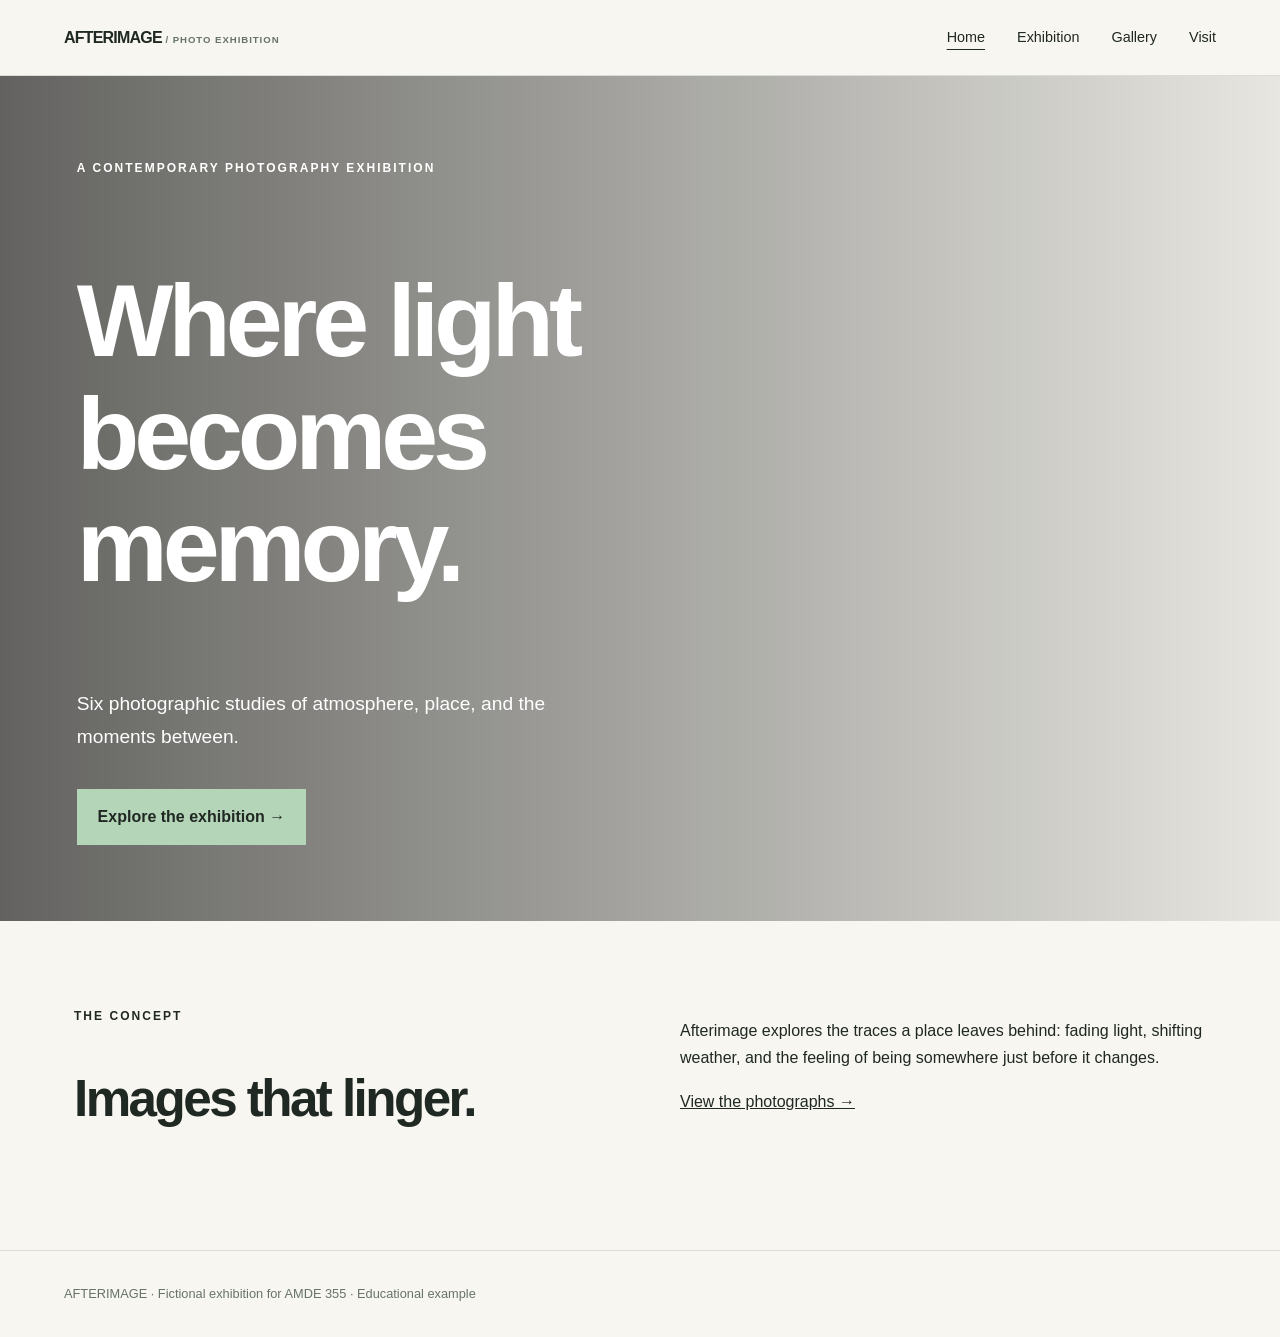
<file: index.html>
<!doctype html><html lang="en"><head><meta charset="utf-8"><meta name="viewport" content="width=device-width,initial-scale=1"><title>Home | Afterimage</title><link rel="stylesheet" href="styles.css"></head><body><a class="skip" href="#main">Skip to content</a><header><a class="brand" href="index.html">AFTERIMAGE <small>/ PHOTO EXHIBITION</small></a><button id="menu" aria-expanded="false" aria-controls="nav">Menu ☰</button><nav id="nav"><a href="index.html" aria-current=page>Home</a><a href="exhibition.html" >Exhibition</a><a href="gallery.html" >Gallery</a><a href="visit.html" >Visit</a></nav></header><main id="main"><section class="hero" style="background-image:linear-gradient(90deg,#0009,#0001),url(https://images.unsplash.com/photo-1519608487953-e999c86e7455?auto=format&fit=crop&w=1100&q=80)"><div><span class="eyebrow">A contemporary photography exhibition</span><h1>Where light<br>becomes memory.</h1><p>Six photographic studies of atmosphere, place, and the moments between.</p><a class="btn" href="exhibition.html">Explore the exhibition →</a></div></section><section class="content two"><div><span class="eyebrow">The concept</span><h2>Images that linger.</h2></div><div><p>Afterimage explores the traces a place leaves behind: fading light, shifting weather, and the feeling of being somewhere just before it changes.</p><a href="gallery.html">View the photographs →</a></div></section></main><footer>AFTERIMAGE · Fictional exhibition for AMDE 355 · Educational example</footer><script src="script.js"></script></body></html>
</file>
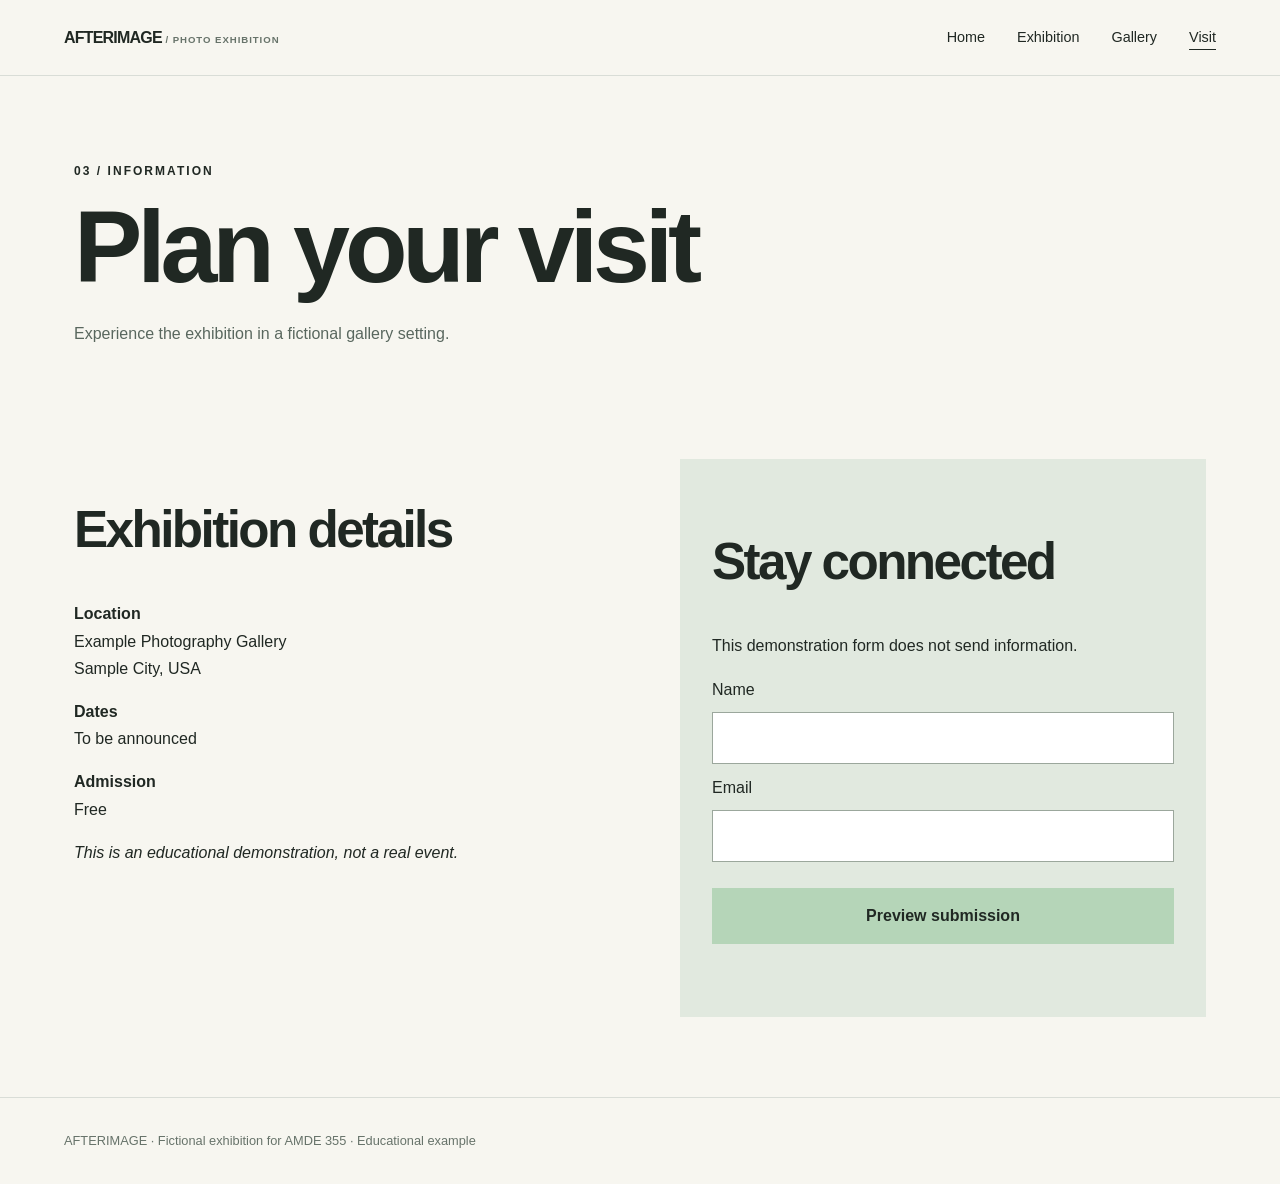
<file: visit.html>
<!doctype html><html lang="en"><head><meta charset="utf-8"><meta name="viewport" content="width=device-width,initial-scale=1"><title>Visit | Afterimage</title><link rel="stylesheet" href="styles.css"></head><body><a class="skip" href="#main">Skip to content</a><header><a class="brand" href="index.html">AFTERIMAGE <small>/ PHOTO EXHIBITION</small></a><button id="menu" aria-expanded="false" aria-controls="nav">Menu ☰</button><nav id="nav"><a href="index.html" >Home</a><a href="exhibition.html" >Exhibition</a><a href="gallery.html" >Gallery</a><a href="visit.html" aria-current=page>Visit</a></nav></header><main id="main"><section class="heading"><span class="eyebrow">03 / Information</span><h1>Plan your visit</h1><p>Experience the exhibition in a fictional gallery setting.</p></section><section class="content two"><div><h2>Exhibition details</h2><p><strong>Location</strong><br>Example Photography Gallery<br>Sample City, USA</p><p><strong>Dates</strong><br>To be announced</p><p><strong>Admission</strong><br>Free</p><p><em>This is an educational demonstration, not a real event.</em></p></div><div class="panel"><h2>Stay connected</h2><p>This demonstration form does not send information.</p><form id="signup"><label for="name">Name</label><input id="name" required><label for="email">Email</label><input id="email" type="email" required><button class="btn">Preview submission</button><p id="status" role="status"></p></form></div></section></main><footer>AFTERIMAGE · Fictional exhibition for AMDE 355 · Educational example</footer><script src="script.js"></script></body></html>
</file>
<file: styles.css>
/* Shared styling for all four pages */:root{--paper:#f7f6f0;--ink:#202823;--accent:#b5d5b8}*{box-sizing:border-box}html{scroll-behavior:smooth}body{margin:0;background:var(--paper);color:var(--ink);font:16px/1.7 Arial,sans-serif}h1,h2{letter-spacing:-.05em;line-height:1.1}h1{font-size:clamp(3.4rem,8vw,7rem)}h2{font-size:clamp(2rem,4vw,3.5rem)}a{color:inherit}button,input{font:inherit}a:focus-visible,button:focus-visible,input:focus-visible{outline:3px solid #327c5d;outline-offset:3px}.skip{position:absolute;left:-999px}.skip:focus{left:1rem;background:white;z-index:20}header{padding:1.5rem 5%;display:flex;justify-content:space-between;align-items:center;gap:1rem;border-bottom:1px solid #d9ddd7}.brand{text-decoration:none;font-weight:900;letter-spacing:-.05em}.brand small{font-size:.6rem;letter-spacing:.1em;color:#67736a}nav{display:flex;gap:2rem}nav a{text-decoration:none;font-size:.9rem}nav a:hover,nav a[aria-current]{text-decoration:underline;text-underline-offset:7px}#menu{display:none;background:transparent;border:1px solid;padding:.4rem .7rem}.hero{min-height:650px;background-position:center;background-size:cover;color:white;display:flex;align-items:center;padding:6%}.hero>div{max-width:780px}.hero p{max-width:480px;font-size:1.2rem}.eyebrow{font-size:.75rem;text-transform:uppercase;letter-spacing:.17em;font-weight:bold}.btn{display:inline-block;background:var(--accent);border:0;text-decoration:none;padding:.9rem 1.3rem;margin-top:1rem;color:var(--ink);font-weight:bold;cursor:pointer;transition:transform .2s}.btn:hover{transform:translateY(-4px)}.content{max-width:1180px;margin:auto;padding:5rem 24px}.two{display:grid;grid-template-columns:1fr 1fr;gap:5rem;align-items:start}.heading{max-width:1180px;margin:auto;padding:5rem 24px 1rem}.heading h1{margin:.5rem 0}.heading p{max-width:600px;color:#59675e}.feature{width:100%;height:500px;object-fit:cover}.gallery{display:grid;grid-template-columns:repeat(3,1fr);gap:1.2rem;padding-top:2rem}.work{padding:0;border:0;background:white;text-align:left;cursor:pointer;overflow:hidden}.work img{width:100%;height:280px;object-fit:cover;transition:transform .3s}.work:hover img{transform:scale(1.05)}.work span{display:block;padding:1rem;font-weight:bold}.panel{padding:2rem;background:#e1e9df}form{display:grid;gap:.6rem}input{padding:.7rem;border:1px solid #9ba79c}dialog{border:0;background:#161a18;color:white;max-width:90vw;max-height:90vh;padding:2rem}dialog::backdrop{background:#000d}dialog img{max-height:70vh;max-width:80vw}#close{float:right;background:transparent;border:0;color:white;font-size:2rem;cursor:pointer}footer{padding:2rem 5%;border-top:1px solid #d9ddd7;font-size:.8rem;color:#67736a}@media(max-width:750px){#menu{display:block}nav{display:none;position:absolute;top:78px;left:0;right:0;background:var(--paper);padding:1.5rem;z-index:5;flex-direction:column}nav.open{display:flex}.two{grid-template-columns:1fr;gap:1.5rem}.gallery{grid-template-columns:repeat(2,1fr)}.hero{min-height:540px}}@media(max-width:480px){.gallery{grid-template-columns:1fr}.brand small{display:none}}@media(prefers-reduced-motion:reduce){html{scroll-behavior:auto}*,*:before,*:after{transition:none!important}}
</file>
